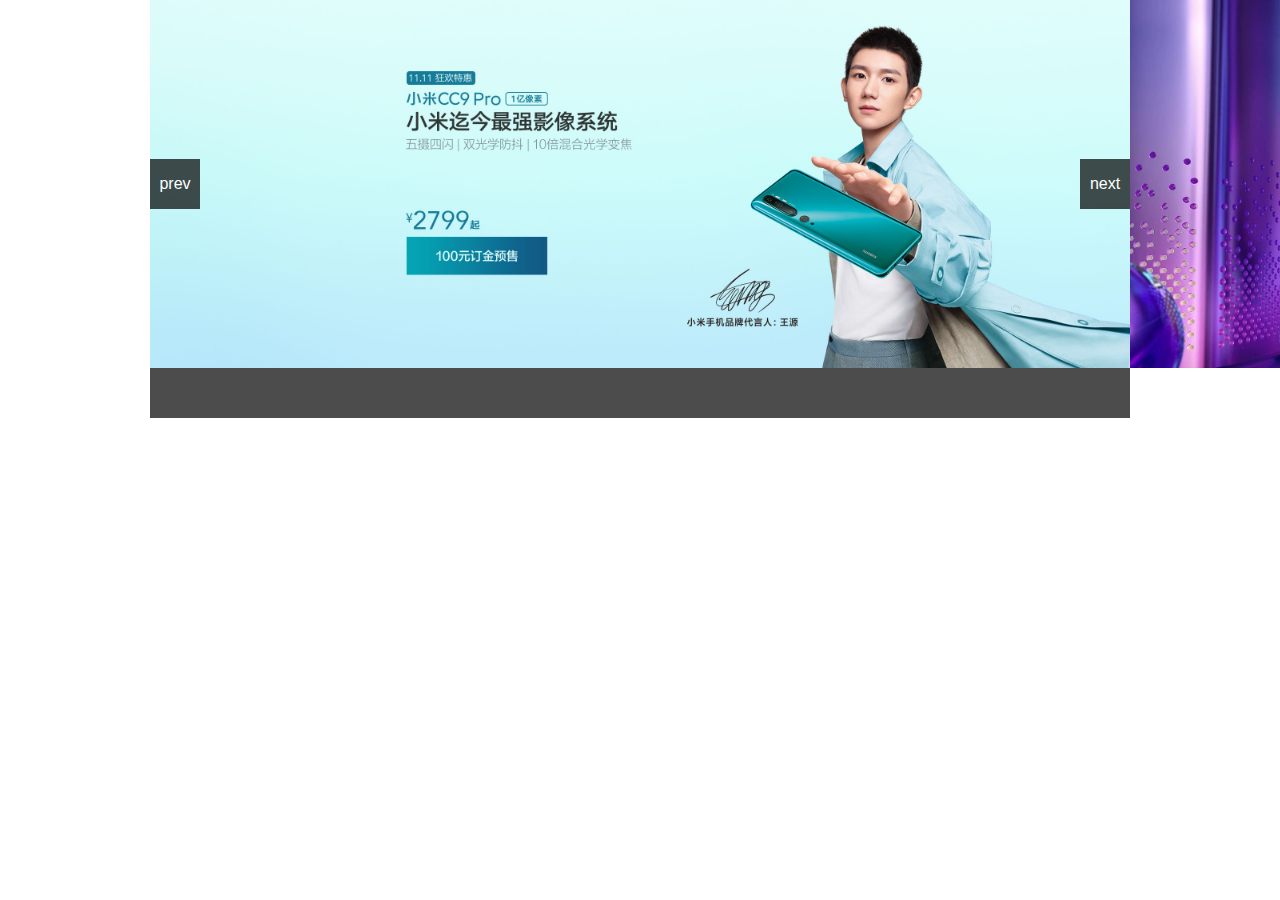
<file: mi/index.html>
<!DOCTYPE html>
<html lang="en">

<head>
    <meta charset="UTF-8">
    <meta name="viewport" content="width=device-width, initial-scale=1.0">
    <meta http-equiv="X-UA-Compatible" content="ie=edge">
    <title>Document</title>
    <link rel="stylesheet" href="style.css">
    <script src="./carousel.js"></script>
</head>

<body>
    <div class="carousel">
        <div class="wrapper"></div>
        <div class="pagination"></div>
        <div class="button-prev">prev</div>
        <div class="button-next">next</div>
    </div>
    <script>
        const imgList = [{
                title: "他国本夫，不就主，在",
                bigImg: "./images/1.jpg",
                smallImg: "./images/1.jpg"
            },
            {
                title: "他国本夫，不就主，在",
                bigImg: "./images/2.webp",
                smallImg: "./images/2.webp"
            },
            {
                title: "他国本夫，不就主，在",
                bigImg: "./images/3.webp",
                smallImg: "./images/3.webp"
            },
            {
                title: "他国本夫，不就主，在",
                bigImg: "./images/4.webp",
                smallImg: "./images/4.webp"
            },
            {
                title: "他国本夫，不就主，在",
                bigImg: "./images/5.webp",
                smallImg: "./images/5.webp"
            }
        ];

        
        const c = new Carousel('.carousel',{
            imgList:imgList,
   
        });

        console.log(c)

    </script>
</body>

</html>
</file>
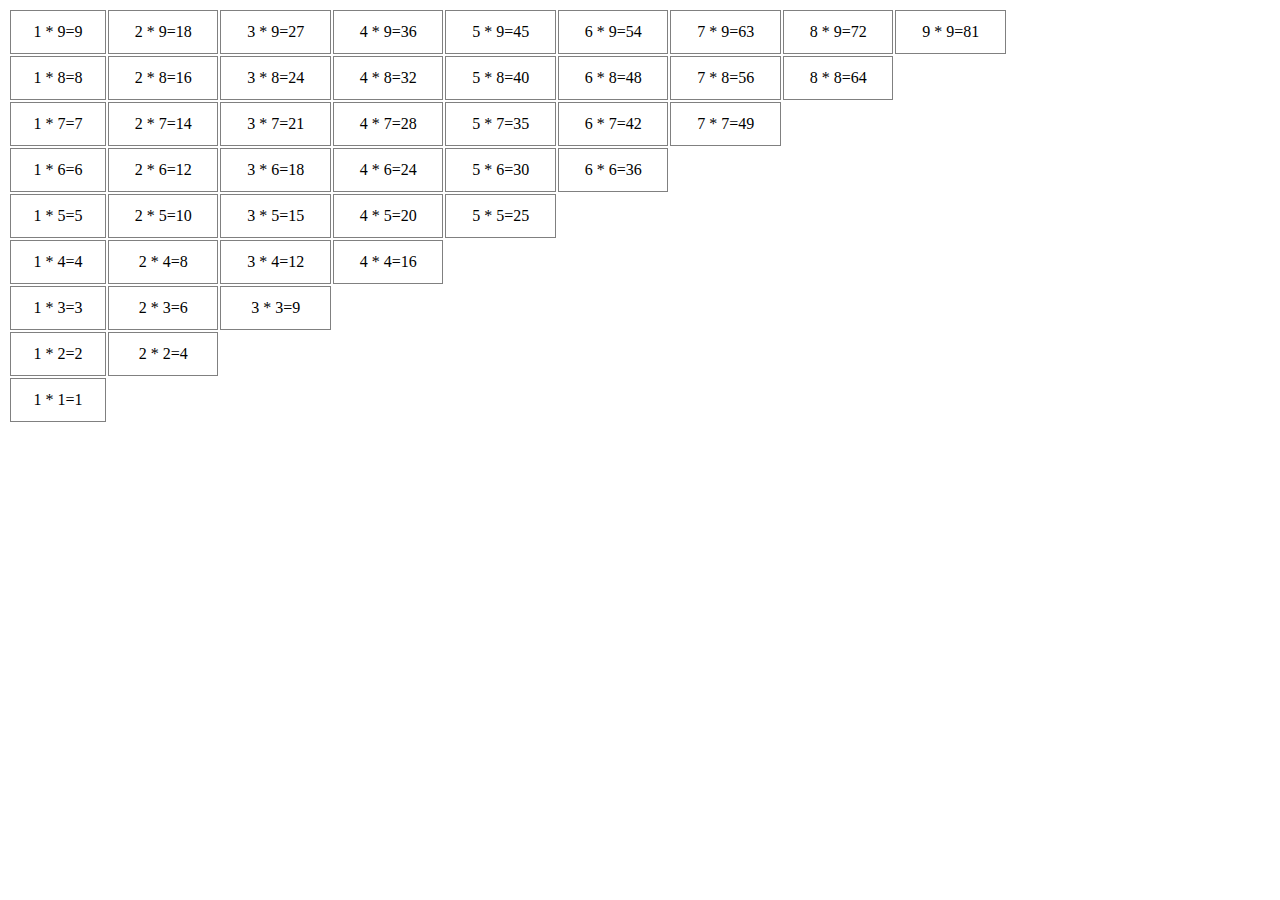
<file: chengfabiao.html>
<!DOCTYPE html>
<html lang="en">
<head>
    <meta charset="UTF-8">
    <meta name="viewport" content="width=device-width, initial-scale=1.0">
    <meta http-equiv="X-UA-Compatible" content="ie=edge">
    <title>Document</title>
    <style>
        table{
            width:1000px;
            padding: 0;
            text-align: center;
        }
        td{
            height: 40px;
            border: 1px solid gray;
        }
    </style>
</head>
<body>
    <script>

        document.write('<table>')
        
        for(var i=9; i>=1;i--){
        
            document.write('<tr>')
        
            for(var j=1;j<=i;j++){
            
            document.write('<td>'+j+' * '+i+ '='+i*j+'</td>')
        }
            document.write('</tr>')
        }
        document.write('</table>')
 </script>
</body>
</html>
</file>
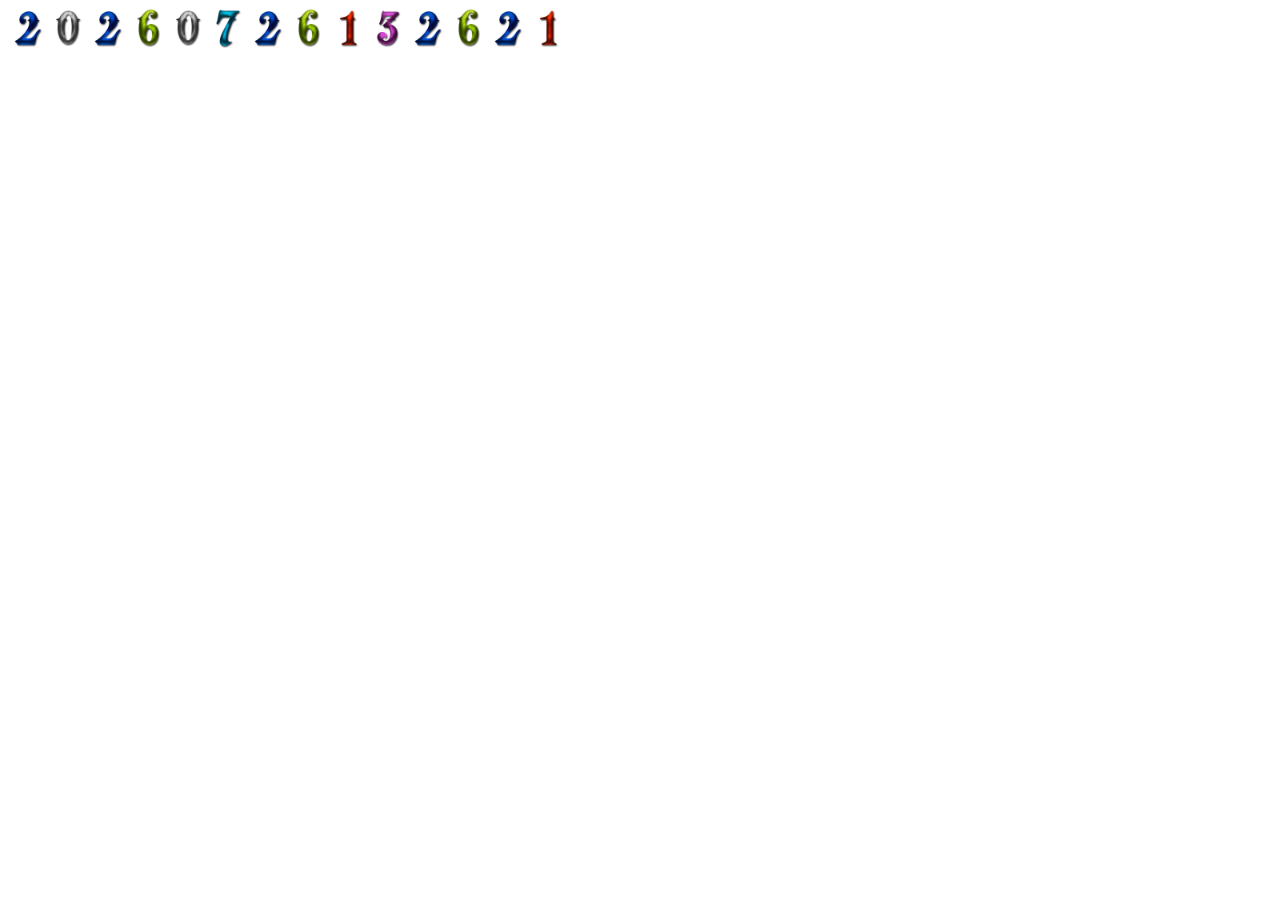
<file: day.html>
<!-- <!DOCTYPE html>
<html>
<head>
    <meta charset="UTF-8">
    <title>时钟</title>
    <style type="text/css">
        ul,
        li {
            list-style: none;
            margin: 0;
            padding: 0;
        }
        ul {
            position: absolute;
            left: 260px;
            top: 50%;
            margin-top: -18px;
        }
        ul:nth-of-type(2) {
            left: 426px;
        }
        li {
            width: 16px;
            height: 16px;
            border-radius: 50%;
            margin-bottom: 6px;
            background: url(http://cdn.attach.qdfuns.com/notes/pics/201701/05/202930mgugifcg7sqssd3z.png);
        }
        .box {
            background: url(http://cdn.attach.qdfuns.com/notes/pics/201701/05/203841jh2r8ehe3htb2h8h.jpg);
            width: 1024px;
            height: 701px;
            margin: 0 auto;
            position: relative;
        }
        .clock {
            width: 625px;
            height: 116px;
            background: url(http://cdn.attach.qdfuns.com/notes/pics/201701/05/204156a2xxddle694ep626.png);
            position: absolute;
            top: 50%;
            left: 50%;
            margin-top: -58px;
            margin-left: -312px;
        }
        .clockIco {
            margin-top: 26px;
            margin-left: 26px;
            float: left;
        }
        .numClock {
            margin-left: 30px;
            margin-top: 18px;
            overflow: hidden;
            float: right;
        }
        .numClock div {
            margin-right: 40px;
            float: left;
        }
        .numClock span {
            width: 60px;
            height: 76px;
            display: inline-block;
            background: black;
            border: 1px solid white;
            font: bolder 40px/76px 黑体;
            color: white;
            text-align: center;
        }
        .hidden {
            display: none;
        }
    </style>
</head>
<body>
    <div class="box">
        <div class="clock">
            <div class="numClock">
                <div class="hour">
                    <span>1</span>
                    <span>1</span>
                </div>
                <ul>
                    <li></li>
                    <li></li>
                </ul>
                <div class="minute">
                    <span>1</span>
                    <span>1</span>
                </div>
                <ul>
                    <li></li>
                    <li></li>
                </ul>
                <div class="second">
                    <span>1</span>
                    <span class="miao">1</span>
                </div>
            </div>
        </div>
    </div>
    <script type="text/javascript">
        var ulS = document.querySelectorAll('ul');
        var hourS = document.querySelector(".numClock").querySelectorAll("span")[0];
        var hourG = document.querySelector(".numClock").querySelectorAll("span")[1];
        var minuteS = document.querySelector(".numClock").querySelectorAll("span")[2];
        var minuteG = document.querySelector(".numClock").querySelectorAll("span")[3];
        var secondS = document.querySelector(".numClock").querySelectorAll("span")[4];
        var secondG = document.querySelector(".numClock").querySelectorAll("span")[5];
        clock();
        //开启定时器
        setInterval(clock, 1000);
        function clock() {
            var date = new Date();
            //////////////////////////获取小时//////////////////////////////////
            var hour = date.getHours();
            //获取小时的十位数
            //hour/10
            hourS.innerHTML = parseInt(hour / 10);
            //获取小时的个位数
            //hour%10
            hourG.innerHTML = parseInt(hour % 10);
            //////////////////////////获取分钟//////////////////////////////////
            var minute = date.getMinutes();
            //console.log(minute);
            //获取分钟的十位数
            //minute/10
            minuteS.innerHTML = parseInt(minute / 10);
            //获取分钟的个位数
            //minute%10
            minuteG.innerHTML = parseInt(minute % 10);
            //////////////////////////获取秒//////////////////////////////////
            var second = date.getSeconds();
            console.log(second);
            //获取秒的十位数
            //second/10
            secondS.innerHTML = parseInt(second / 10);
            //获取秒的个位数
            //second%10
            secondG.innerHTML = parseInt(second % 10);
        }
        var onOff = true;
        setInterval(function () {
            if (onOff) {
                secondG.className = "dong";
                ulS[0].className = 'hidden'
                ulS[1].className = 'hidden'
                onOff = false;
            } else {
                secondG.className = "";
                ulS[0].className = ''
                ulS[1].className = ''
                onOff = true;
            }
        }, 1000)
    </script>
</body>
</html> -->
















<!-- 
<!DOCTYPE html>
<html lang="en">
<head>
    <meta charset="UTF-8">
    <meta name="viewport" content="width=device-width, initial-scale=1.0">
    <meta http-equiv="X-UA-Compatible" content="ie=edge">
    <title>Document</title>
    <style>
        img{
            width: 25px;
        }
        #txt{
            display: inline;
            font-size: 22px;
            vertical-align: top;
        }
    </style>
</head>
<body>
    <div class="">
        <img src="images/0.png" alt="">
        <img src="images/0.png" alt="">
        <img src="images/0.png" alt="">
        <img src="images/0.png" alt="">
        <div id="txt">年</div>
        <img src="images/0.png" alt="">
        <img src="images/0.png" alt="">
        <div id="txt">月</div>
        <img src="images/0.png" alt="">
        <img src="images/0.png" alt="">
        <div id="txt">日</div>
        <img src="images/0.png" alt="">
        <img src="images/0.png" alt="">
        <div id="txt">:</div>
        <img src="images/0.png" alt="">
        <img src="images/0.png" alt="">
        <div id="txt">:</div>
        <img src="images/0.png" alt="">
        <img src="images/0.png" alt="">

    </div>


    <script>
        var photo = document.getElementsByTagName('img');
        function zero(n){
           return n<10?'0'+n:n;
       }


        function runTime(){
            var oDate = new Date();
            // 获取一个四位的年月份
            var getYear = oDate.getFullYear(),
                getMonth = oDate.getMonth() + 1,
                getDate = oDate.getDate(),
                getHours = oDate.getHours(),
                getMinutes = oDate.getMinutes(),
                getSeconds = oDate.getSeconds();

                var txtImg = String(getYear) + getMonth + getDate + getHours + getMinutes + getSeconds;
                for(var i = 0; i < txtImg.length; i++) {
                    photo[i].src = "images/" + txtImg.charAt(i) + '.png'
                }
        }
        setInterval(runTime ,1000);
        runTime();
    </script>
</body>
</html> -->









<!DOCTYPE html>
<html lang="en">
<head>
    <meta charset="UTF-8">
    <meta name="viewport" content="width=device-width, initial-scale=1.0">
    <meta http-equiv="X-UA-Compatible" content="ie=edge">
    <title>Document</title>
    <style>
        time{
            padding: 0 3px;
        }
        .txt{
            padding: 0 15px;
        }
        img{
            width: 40px;
        }
    </style>
</head>
<body>
    <div id="showTime"></div>
    <script>
        function two(n) {
            return n<10? '0' + n:n;
        }
        function runTime() {
            var nDate = new Date();
            var getYear = nDate.getFullYear(),
                getMonth = nDate.getMonth()+1,
                getDate = nDate.getDate(),
                getHours = nDate.getHours(),
                getMinutes = nDate.getMinutes(),
                getSeconds = nDate.getSeconds();

            // var showTime = document.getElementById('showTime');
            var runStrTime = '<time>'+getYear+'</time>'+
                             '<span>年</span>'+
                             '<time>'+two(getMonth)+'</time>'+
                             '<span>月</span>'+
                             '<time>'+two(getDate)+'</time>'+
                             '<span>日</span>'+
                             '<span class="txt"></span>'+
                             '<time>'+two(getHours)+'</time>'+
                              '<span>:</span>'+
                             '<time>'+two(getMinutes)+'</time>'+
                             '<span>:</span>'+
                             '<time>'+two(getSeconds)+'</time>'

                             console.log(runStrTime);
            var verify = /[^0-9]/ig;
            var echoTime = runStrTime.replace(verify,"");
            var imgVerify = new RegExp(echoTime,'ig');
            var result = '';
            for(let index = 0; index<echoTime.length; index++) {
                var element = echoTime.replace(imgVerify,'<img src="images/'+ echoTime[index] + '.png">')
                result = result + element
            }
            return result;
        }
        var showTime = document.getElementById('showTime');
        setInterval(function() {
            showTime.innerHTML = runTime();
        },1000);
        showTime.innerHTML = runTime();
        // setInterval(runTime,1000);
        // runTime();
    </script>
</body>
</html>
</file>
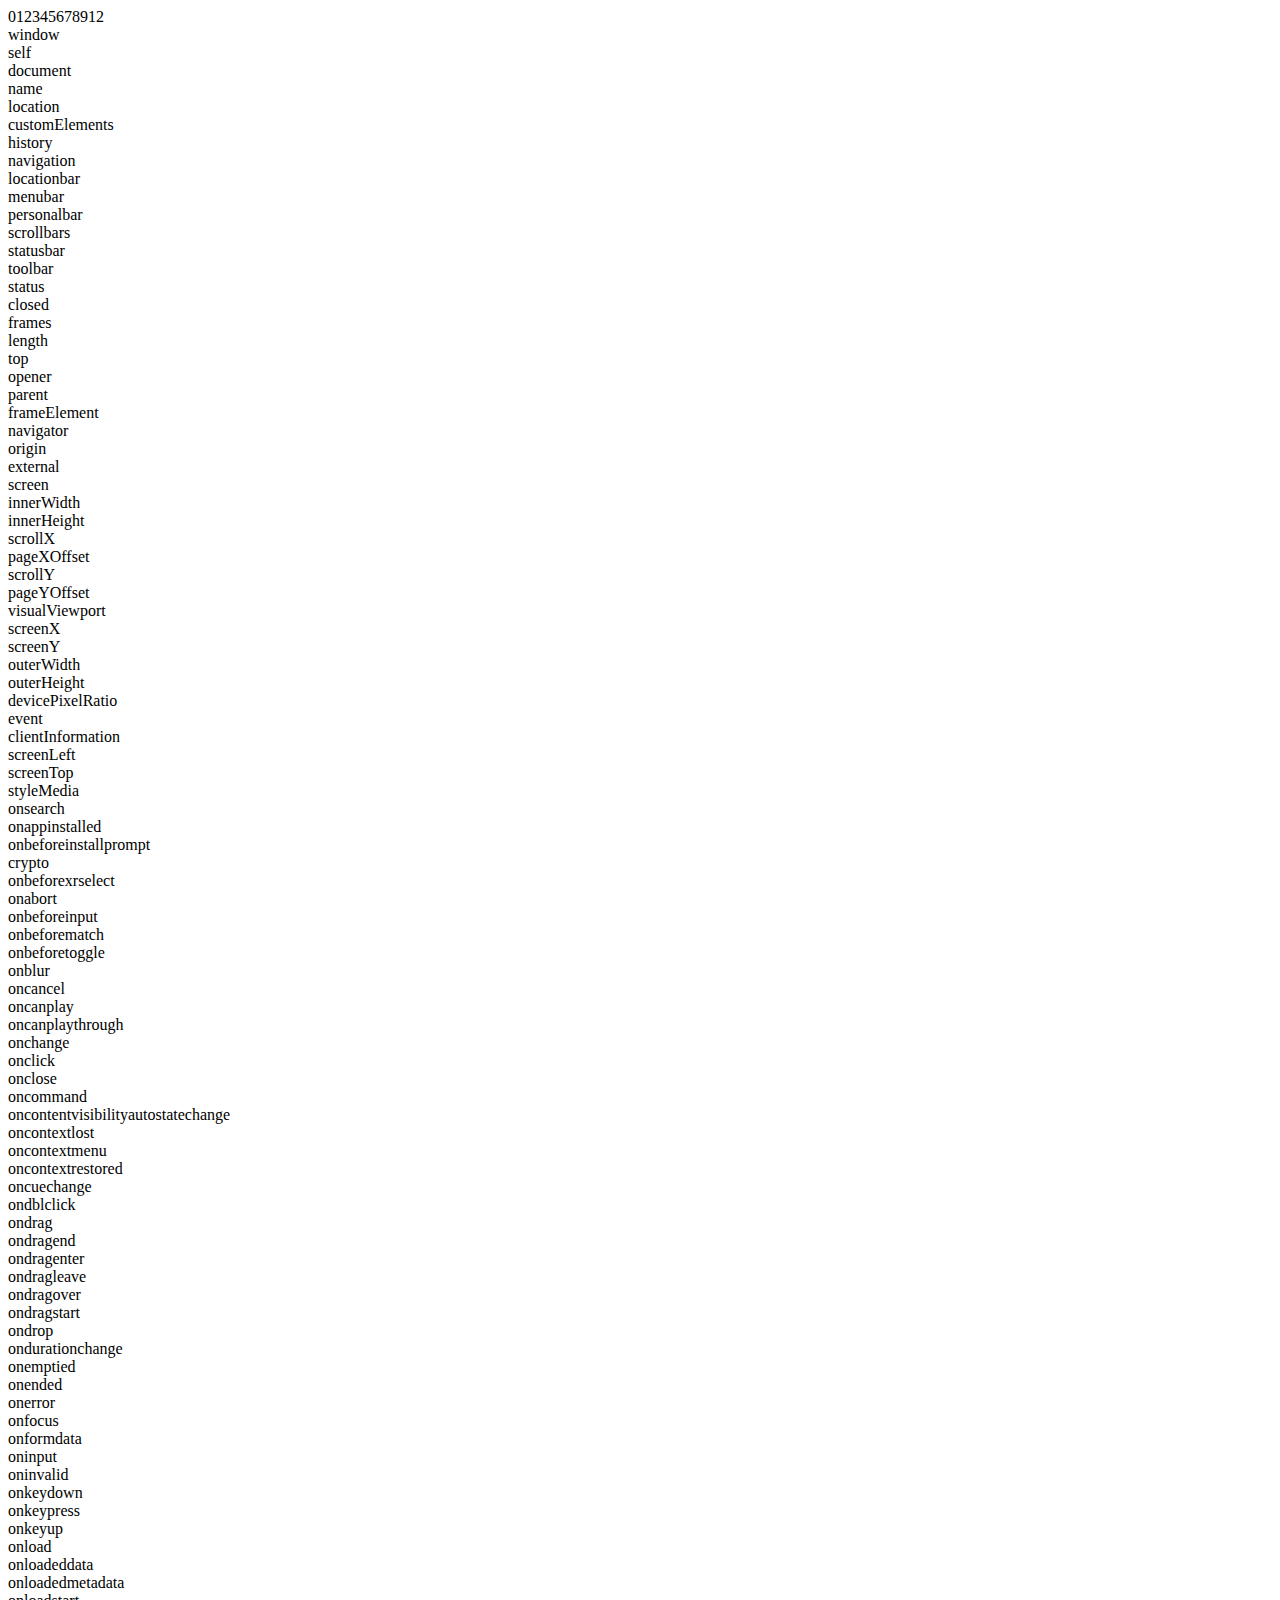
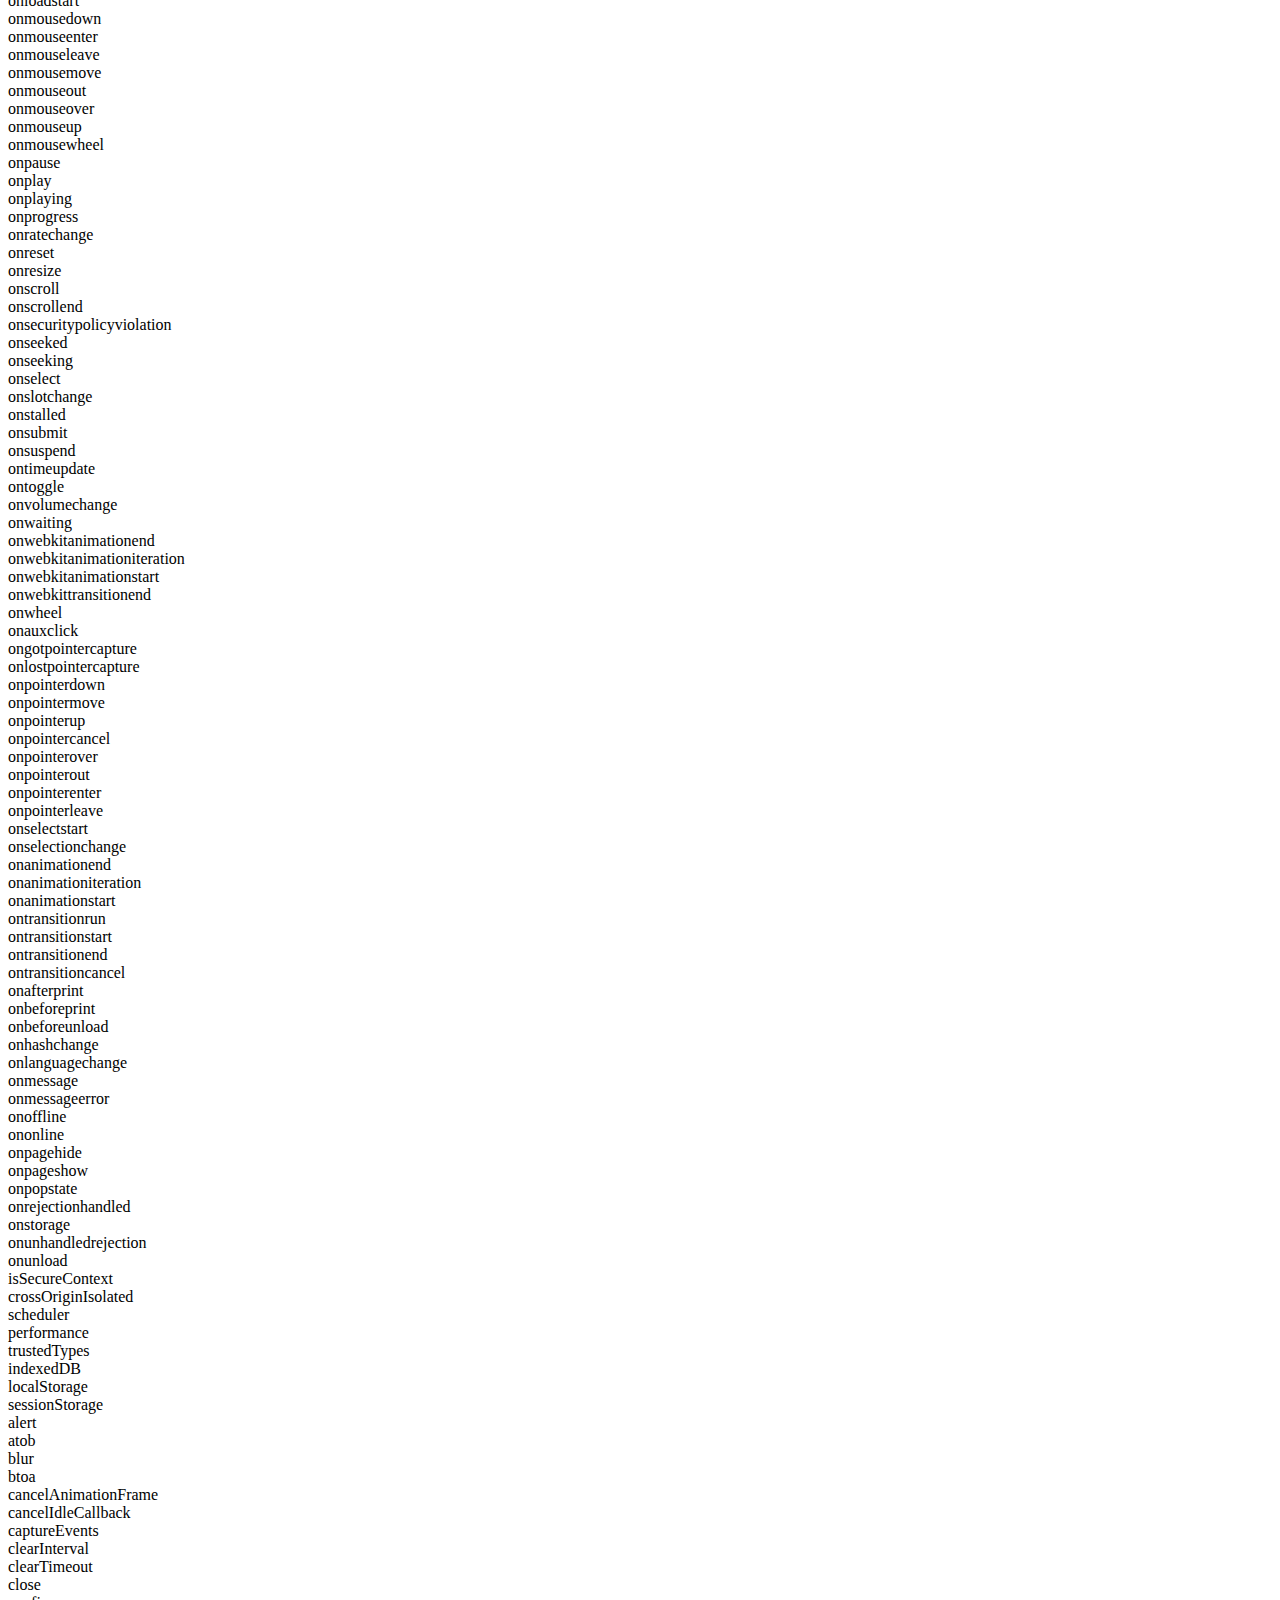
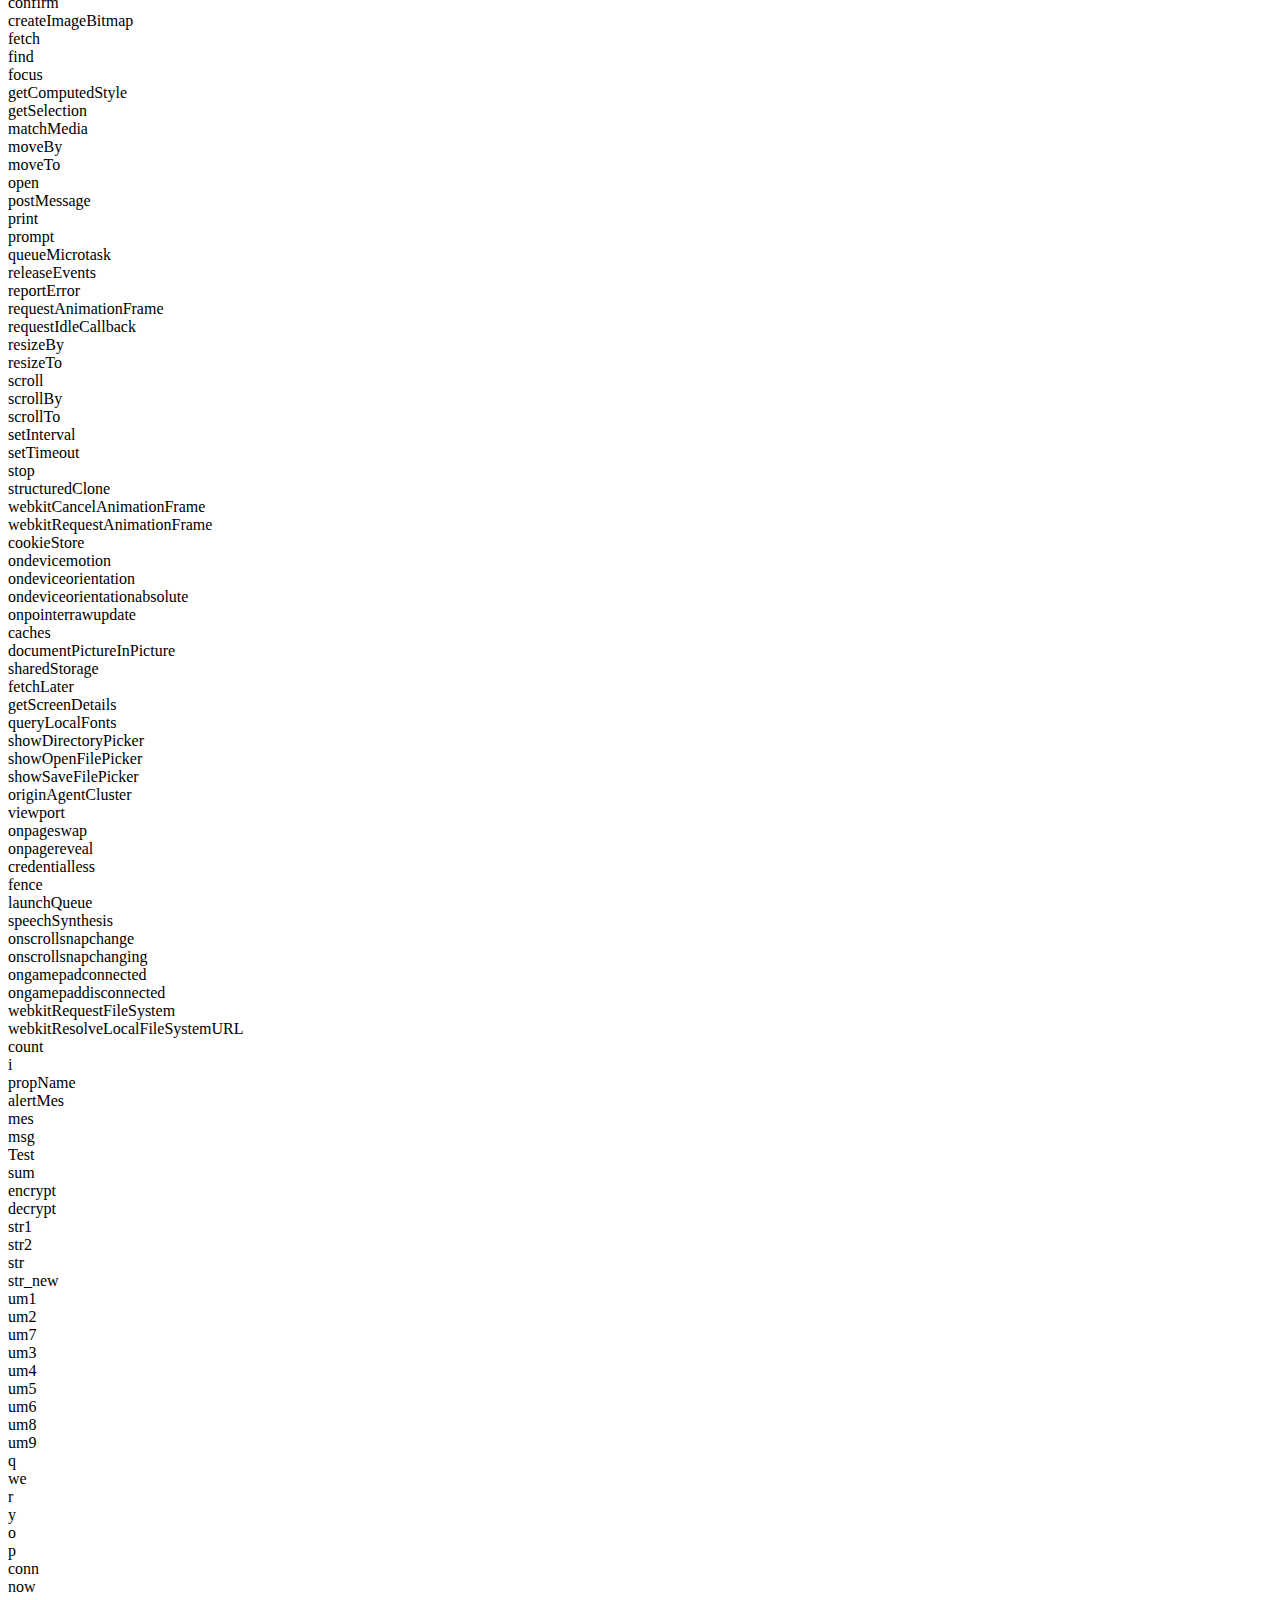
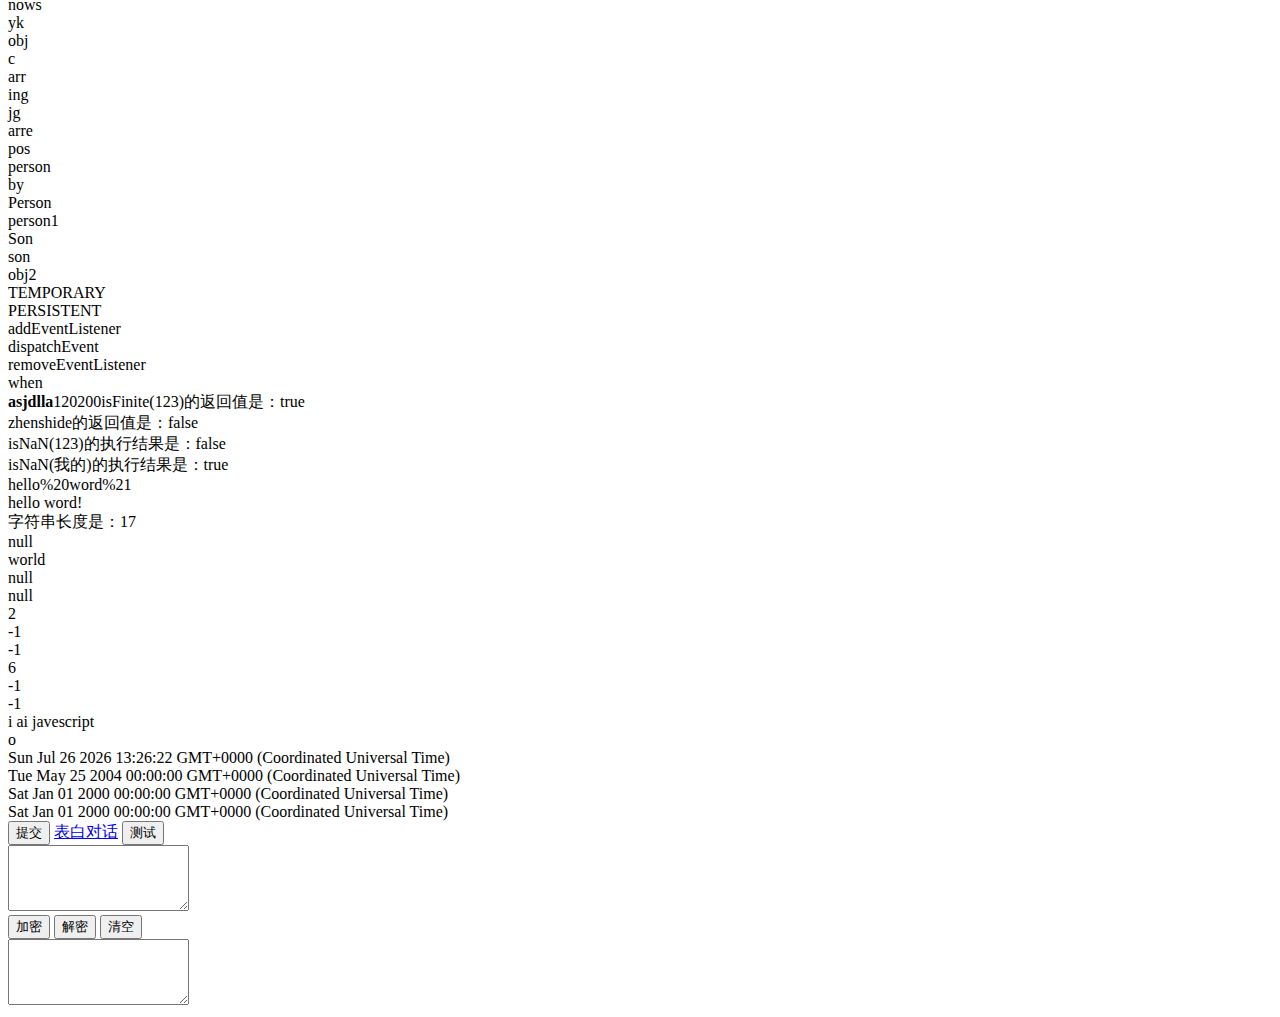
<file: if.html>
<!DOCTYPE html>
<html xmlns="http://www.w3.org/1999/xhtml">

<head>
    <title></title>
    <style>
        #txt-input,
        #txt-ouput {
            height: 60px;
        }
    </style>
    <script type="text/javascript">
        // var score=90;
        // if (score<60)
        // {
        //     alert("zhenshi")
        // }
        // else
        // {
        //     document.write("<strong style='color: red'>zhendema</strong>")
        // }

        // var d = new Date();
        // var time = d.getHours();
        // if(time<12)
        // {
        //     document.write("早上好");
        // }
        // else if(time>12 && time<18)
        // {
        //     document.write("中午好");
        // }
        // else
        // {
        //     document.write("晚上好");
        // }

        // var now = new Date();
        // var day = now.getDay();
        // var week;
        // switch(day)
        // {
        //     case 1:
        //         week = "星期一"; break;
        //     case 2:
        //         week = "星期二"; break;
        //     case 3:
        //         week = "星期三"; break;
        //     case 4:
        //         week = "星期四"; break;
        //     case 5:
        //         week = "星期五"; break;
        //     case 6:
        //         week = "星期六"; break;
        //     default:
        //         week = "星期日"; 
        // }
        // document.write("今天是" + week);

        // var n = 1;
        // var sum = 0;
        // while (n<=100)
        // {
        //     sum+=n;
        //     n++;
        // }
        // document.write(sum);


        // var n = 1;
        // var sum = 0;
        // do
        // {
        //     sum+=n;
        //     n++;
        // }
        // while(n<=100);
        // document.write(sum);


        // for(var i = 0; i<=5; i++)
        // {
        //     document.write(i)
        // }

        // var ai = 5;
        // var i = 0;
        // while(i<=ai){
        //     document.write(i);
        //     i++
        // }


        // console.log(0.1.toString(2))


        // var ao ="";
        // var num = parseInt("156",16)
        // console.log(num)


        var count = 10;
        for (var i = 0; i < count; i++) {
            document.write(i);
        }
        document.write(i + 2 + "<br/>");


        for (var propName in window) {
            document.write(propName + "<br/>");
        }
        // var i = 3;
        // while (i != 4) 
        // {
        //     document.write(i + "<br/>");
        //     i++;
        // }

        // var n=5;
        // var sum=0;
        // for(var i=0; i<100; i++)
        // {
        //     if(i==(n+1))break;
        //     sum+=i;
        // }
        // document.write(sum);


        // var str = "i love javascript";
        // for(var i=0; i<str.length; i++)
        // {
        //     if(str.charAt(i)>="o")
        //     {
        //         continue;
        //     }
        //     document.write(str.charAt(i));
        // }


        // var sum=0;
        // for(var i=1; i<100; i+=2)
        // {
        //     sum+=i;
        // }
        // document.write(sum);

        // document.write("水仙花数有：");
        // for(i=100; i<1000; i++)
        // {
        //     var a=i%10;
        //     var b=(i/10)%10;
        //     b=parseInt(b);
        //     var c=i/100;
        //     c=parseInt(c);
        //     if(i==(a*a*a+b*b*b+c*c*c))
        //     {
        //         document.write(i+",");
        //     }
        // }

        // var str = "how are you doing";
        // var result = "";
        // for(var i=0; i<str.length; i++)
        // {
        //     if(str.charAt(i)<"s")
        //     {
        //         result+=str.charAt(i)+",";
        //     }
        // }
        // document.write(result);

        // function sum(n)
        // {
        //     var m=0;
        //     for(var i=1; i<n; i+=2)
        //     {
        //         m+=i;
        //     }
        //     document.write(n+"以内的奇数和为"+m+"<br/>")
        // }
        // sum(50);


        // var myFunction=function()
        // {
        //     document.write("zheshiwode");   
        // }
        // myFunction();

        // function sum(a,b)
        // {
        //     var m=a+b;
        //     return m;
        // }
        // var a=sum(2,3);
        // document.write(a);

        // function alertSum()
        // {
        //     var sum=0;
        //     for(i=0; i<=10; i++)
        //     {
        //         sum+=i;
        //     }
        // alert(sum);
        // }
        // alertSum();


        // function isLeapYear(year)
        // {
        //     if((year%4==0)&&(year%100!=0)||(year%400==0))
        //     {
        //         return year+"年是闰年";
        //     }
        //     else
        //     {
        //         return year+"年不是闰年";
        //     }
        // }
        // document.write(isLeapYear(2020));

        function alertMes() {
            alert("zhelishihaode");
            // document.write("zhshi")
        }


        function mes() {
            alert("她：我爱heidji。\n我：oh~~my,= =?!");
        }


        // function fun(a)
        // {
        //     function multi(x)
        //     {
        //         return x*x;
        //     }
        //     var m=1;
        //     for(i=1; i<=multi(a);i++)
        //     {
        //         m=m*i;
        //     }
        //     return m;
        // }
        // var sum = fun(2)+fun(3);
        // document.write(sum);


        var msg = "\n函数的递归调用：\n\n";
        function Test() {
            var result;
            msg += "调用语句: \n";
            msg += "  result=sum(20); \n";
            msg += "调用步骤: \n";
            result = sum(20);
            msg += "计算结果: \n";
            msg += "  result=" + result + " \n";
            alert(msg);
        }
        function sum(m) {
            if (m == 0) {
                return 0;
            }
            else {
                msg += "   result=" + m + "+sum(" + (m - 2) + ");\n";
                result = m + sum(m - 2);
            }
            return result;
        }



        eval("document.write('<strong>asjdlla</strong>')");
        eval("a=10;b=12;document.write(a*b)");
        eval("x=10;y=20;document.write(x*y)");


        document.write("isFinite(123)的返回值是：");
        document.write(isFinite(123) + "<br/>");
        document.write("zhenshide的返回值是：");
        document.write(isFinite("zhenshide") + "<br/>");


        document.write("isNaN(123)的执行结果是：");
        document.write(isNaN(123) + "<br/>");
        document.write("isNaN(我的)的执行结果是：");
        document.write(isNaN('我的') + "<br/>");


        document.write(escape("hello word!") + "<br/>");
        document.write(unescape("hello%20word%21") + "<br/>");


        //定义加密函数
        function encrypt() {
            var str = document.getElementById("txt-input").value;
            //将输入框的值加密，并赋给输出框
            document.getElementById("txt-ouput").value = escape(str);

        }
        //定义解密函数
        function decrypt() {
            //获取输入框的值
            var str = document.getElementById("txt-input").value;
            //将输入框的值加密，并赋给输出框
            document.getElementById("txt-ouput").value = unescape(str);
        }



        var str1 = "i love javascript"
        document.write("字符串长度是：" + str1.length + "<br/>");

        var str2 = "hello world";
        document.write(str2.match("World") + "<br/>");
        document.write(str2.match("world") + "<br/>");
        document.write(str2.match("Wrorld") + "<br/>");
        document.write(str2.match("Woreld") + "<br/>");

        var str1 = "i love javascript"
        document.write(str1.search("love") + "<br/>");
        document.write(str1.search("html") + "<br/>");


        var str = "Hello World!";
        document.write(str.indexOf("world") + "<br/>");
        document.write(str.indexOf("World") + "<br/>");
        document.write(str.indexOf("worlld") + "<br/>");
        document.write(str.indexOf("world!") + "<br/>");

        var str = "i love javescript";
        var str_new = str.replace("love", "ai");
        document.write(str_new + "<br/>");
        document.write(str.charAt(3) + "<br/>");



        var um1 = 2;
        var um2 = 20;
        var um7 = um1 + um2;
        var um3 = --um1 + um2;
        var um4 = um1 + um2;
        var um5 = um1++ + um2;
        var um6 = um1 + um2;
        var um8 = true;
        var um9 = "12";
        console.log(um9++);
        console.log(--um8)
        console.log(um3);
        console.log(um4);
        console.log(um5);
        console.log(um6);
        console.log(um7);


        var q = we * 12;
        console.log(q);


        var we = 66 / 11;
        console.log(we);

        var r = 2 / 0;
        console.log(r);

        var y = 26 % 5;
        console.log(y);
        var i = 5 % Infinity;
        console.log(i);


        var o = +12 + -12;
        console.log(o);


        var p = "er" > "yu";
        console.log(p);

        var conn = 10;
        for (i = 0; i < conn; i++) {
            console.log(i)
        }


        var now = new Date();
        document.write(now + "</br>");


        var nows = new Date(Date.parse("May 25, 2004"));
        document.write(nows + "</br>");


        var yk = new Date(Date.UTC(2000, 0))
        document.write(yk + "</br>");


        var yk = new Date(2000, 0);
        document.write(yk + "</br>");



        var obj = {
            "name": "小杰",
            "age": 23,
            "gender": "男",
            hobby: {
                "frist": "singing",
                "second": "dancing"
            }
        }
        // obj.name = "小明";
        // console.log("姓名是：" + obj.name)

        for (var c in obj) {
            if (c == "name") {
                console.log('名字是：' + obj[c]);
            }
        }



        var arr = [
            {
                "name": "小杰",
                "age": 23,
                "gender": "男",
            },
            {
                "frist": "singing",
                "second": "dancing"
            }
        ]
        arr[1].name = "小红";
        console.log(arr[1].name);
        // delete arr[0];
        // console.log(arr[0].name);



        var ing = '{"name": "helicopter", "age":23, "gender": "男"}';
        var jg = JSON.parse(ing);
        console.log(jg);
        console.log("姓名是：" + jg.name);


        var str = "12345637463555344";
        var arre = [];
        var pos = str.indexOf(5);
        while (pos > -1) {
            arre.push(pos);
            pos = str.indexOf(5, pos + 1)
        }
        console.log(arre);



        var person = {
            name: "mack",
            age: 23
        }
        console.log(Object.getOwnPropertyDescriptor(person, "name"));
        //Object.getOwnPropertyDescripto()方法可以获取指定属性的描述，也就是属性值
        Object.defineProperty(person, "age", {
            // writable: true,
            writable: false,   //设置age的值是只读的，是不能被修改的
            value: 45
        })
        person.age = 55;
        console.log(Object.getOwnPropertyDescriptor(person, "age"));
        person.call = 2345;
        console.log(Object.getOwnPropertyDescriptor(person, "call"));


        var str = "你hao";
        function by(str) {
            var co = str.length;
            for (var i = 0; i < str.length; i++) {

                if (str.charCodeAt(i) > 255) {
                    co++
                }
                return co;
            }
        }

        Person.prototype.LastName = "Wang";
        function Person(name, age, sex) {
            // this.LastName = "ji";
            this.name = name;
            this.age = age;
            this.sex = sex;
        }
        var person = new Person("xiaoming", 30, "mal");
        var person1 = new Person();



        // function time(a,b,c) {
        //   var tb = new Object;
        //     tb.a = a;
        //     tb.b = b;
        //     tb.c = c;
        //     return a*b*c;
        // }
        // var m = time(1,2,3);
        // console.log(m);

        // var t = function() {

        //     return {
        //       run : function() {
        //             var sum = 1;
        //             if(arguments.length>0) {
        //                 for(var j = 1; j<arguments.length; j++) {
        //                     sum = sum*arguments[j];
        //                 }
        //             }
        //             return sum
        //         }
        //     }
        // }
        // var sum = t();
        // console.log(sum.run(1,2,3));


        // function m() {
        //     var sum = 0;
        //     for(var i = 0; i<arguments.length; i++) {
        //         sum += arguments[i];
        //     }
        //     return sum;
        // }
        // console.log(m(1,2,3,4,5));


        // function box8() {
        //     var obj = new Object();
        //     obj.run = function() {
        //         var sum = 0;
        //         for(var i = 0; i<arguments.length; i++) {
        //             var value = arguments[i]
        //             sum = sum + value;
        //         }
        //         return sum
        //     }
        //     return obj
        // }
        // var args = box8();
        // console.log(args.run(1,2,3));




        function Son() {
            this.run = function () {
                var sum = 0;
                for (var i = 0; i < arguments.length; i++) {
                    sum += arguments[i]
                }
                return sum;
            }
        }
        var son = new Son();
        console.log(son.run(1,2,3,4,5));


        var obj = {name : "a"};
        var obj2 = obj;
        obj =  {name : "b"};
        alert(obj2.name);

        var obj = {name:"a"};
        var obj2 = obj;
        obj.name = "b";
        alert(obj2.name)
    </script>
</head>

<body>
    <input type="button" value="提交" onclick="alertMes()">
    <a href="javascript:mes()">表白对话</a>
    <input type="button" value="测试" onclick="Test()" />
    <form>
        <textarea id="txt-input" cols="20"></textarea><br>
        <input id="btn-encrypt" type="button" value="加密" onclick="encrypt()" />
        <input id="btn-decrypt" type="button" value="解密" onclick="decrypt()" />
        <input id="Reset1" type="reset" value="清空" /><br />
        <textarea id="txt-ouput" cols="20"></textarea>
    </form>
</body>

</html>
</file>
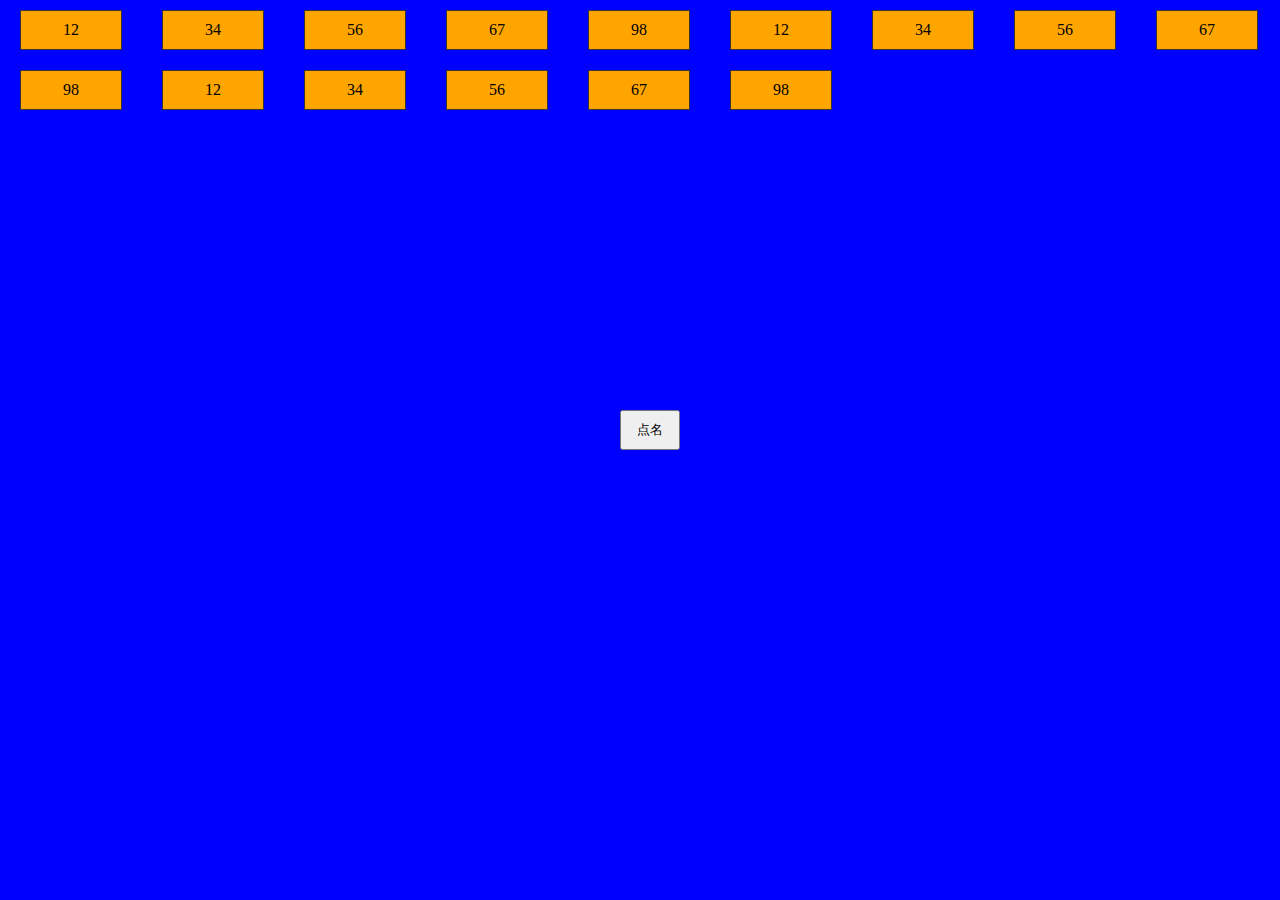
<file: suiji.html>
<!-- <!DOCTYPE html>
<html lang="en">

<head>
    <meta charset="UTF-8">
    <meta name="viewport" content="width=device-width, initial-scale=1.0">
    <meta http-equiv="X-UA-Compatible" content="ie=edge">
    <title>Document</title>
</head>
    <style>
        #box{
            width: 100px;
            height: 100px;
            background: #fff;
            margin-top: 10px;
        }
    </style>
<body>
    <button id="btn" onclick="se">换色</button>
    <div id="box"></div>
    <script type="text/javascript">
        function sel(lower, uper) {
            var cho = uper - lower + 1;
            return Math.floor(Math.random() * cho + lower);
        }
        var colors = ["red", "green", "blue", "yellow", "black", "brown"]
        var color = colors[sel(0, colors.length - 1)]
        // document.write(color);
 box.style.background = color;

        // var box = document.getElementById('box');
        // var btn = document.getElementById('btn');
        // btn.onclick = function se() {
               
        // }
    </script>
</body>

</html> -->


<!DOCTYPE html>
<html lang="en">
<head>
    <meta charset="UTF-8">
    <meta name="viewport" content="width=device-width, initial-scale=1.0">
    <meta http-equiv="X-UA-Compatible" content="ie=edge">
    <title>Document</title>
    <style>
        body{
            padding: 0;
            margin: 0;
        }
        #box{
            height: 100vh;
            overflow: hidden;
            position: relative;
            background: blue;
        }
        .name{
            width: 100px;
            display: block;
            padding: 10px 0;
            margin: 10px 20px;
            text-align: center;
            border: 1px solid #333;
            background: orange;
            float: left;
        }
        #btn{
            display: block;
            width: 60px;
            height: 40px;
            line-height: 40px;
            text-align: center;
            position: absolute;
            top: calc(50% - 40px);
            left: calc(50% - 20px)
        }
    </style>
</head>
<body>
    <div id="box">
        <input type="button" id="btn" value="点名">
    </div>
    <script type="text/javascript">
        var names = ["12","34","56","67","98","12","34","56","67","98","12","34","56","67","98"];
        var box = document.getElementById('box');
        for(var i = 0; i<names.length; i++) {
            // console.log(names[i])
            //createElement() 方法通过指定名称创建一个元素
            var childrenNode = document.createElement("span");
            // console.log(childrenNode)
            childrenNode.innerHTML = names[i];
            childrenNode.className = "name";
            //appendChild() 方法可向节点的子节点列表的末尾添加新的子节点。
            box.appendChild(childrenNode)//把元素添加到box的尾部
            // console.log(childrenNode);
        }
        var time = null;
        var randoms = 0;
        var spans = document.getElementsByClassName("name");
        var btn = document.getElementById('btn');
        btn.onclick = function() {
            if(this.value == "点名") {
                this.value = "停止";
               time = setInterval(function() {
                   for(var i = 0; i<spans.length; i++) {
                       spans[i].style.background = "";
                   }
                    randoms = parseInt(Math.random()  * names.length);
                    // console.log(randoms)
                    spans[randoms].style.background = "red"
                },20)
            } else {
                this.value = "点名"
                clearInterval(time);
            }
        }
    </script>
</body>
</html>
</file>
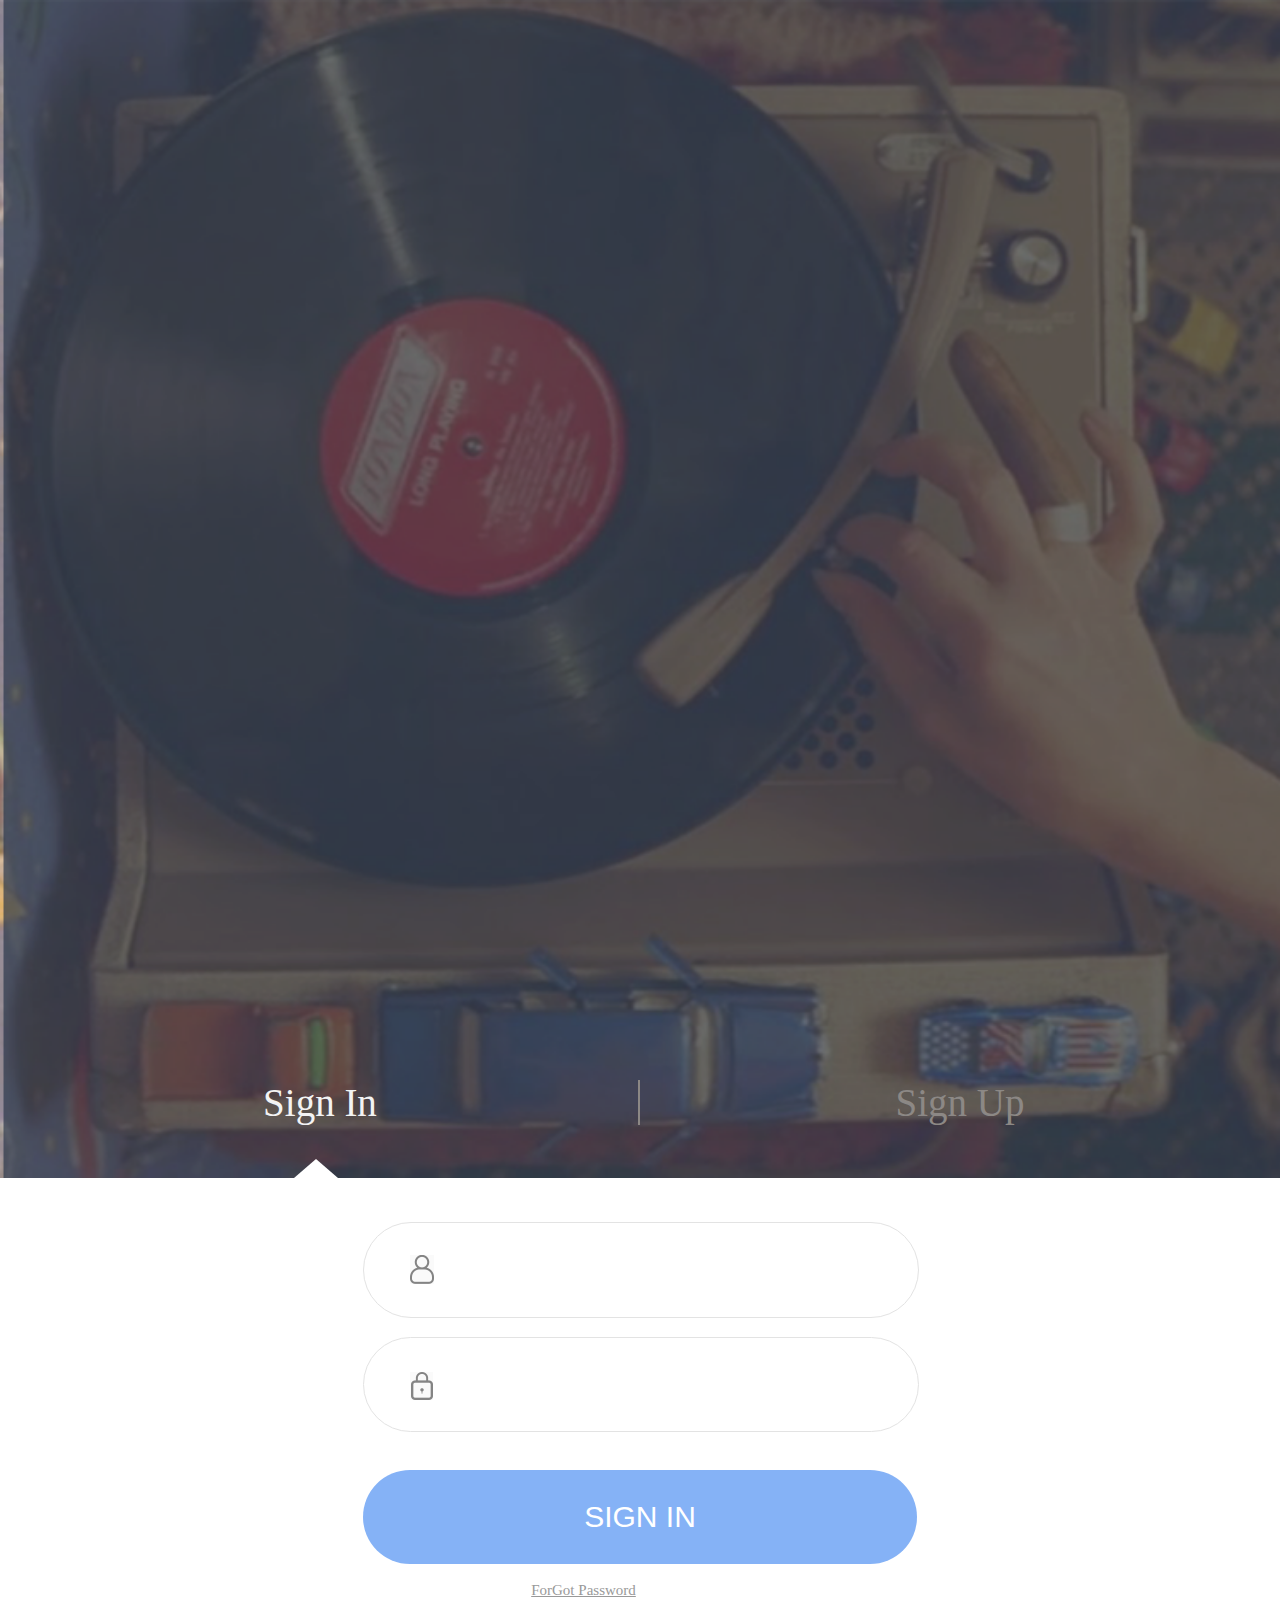
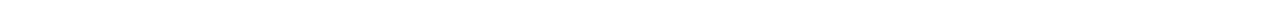
<file: APP/sign.html>
<!DOCTYPE html>
<html lang="en">
<head>
    <meta charset="UTF-8">
    <meta name="viewport" content="width=device-width, initial-scale=1.0">
    <meta http-equiv="X-UA-Compatible" content="ie=edge">
    <title>Document</title>
    <script src="rem.js"></script>
    <style>
        .user-all{
            width: 18.4375rem;
            margin: 1.25rem auto;
            position: relative;
        }
        .user,.password{
            display: block;
            width: 18.4375rem;
            height: 3.125rem;
            border-radius: 3.125rem;
            border: .0625rem solid #e3e3e3;
            outline: none;
            font-size: 1.6rem;
            text-indent: 3em;
            margin-top: .625rem;
        }
        .sign-in{
            width: 18.4375rem;
            height: 3.125rem;
            display: block;
            margin: 0 auto;
            border: none;
            border-radius: 3.125rem;
            background: #85b2f6;
            outline: none;
            font-size: 1rem;
            color: white;
        }
        .footer{
            display: block;
            width: 17%;
            height: .6875rem;
            font-size: .5rem;
            margin: .625rem auto;
            color: #999999;
        }
        .user-img{
            position: absolute;
            top: 1.09375rem;
            left: 1.5625rem;
        }
        .password-img{
            position: absolute;
            top: 5rem;
            left: 1.5625rem;
        }
        .sign2{
            display: none;
        }
        *{
            margin: 0;
            padding: 0;
        }
        .top{
            width: 100%;
            height: auto;
            position: relative;
        }
        .top img{
            width: 100%;
        }
        .left,.right{
            width: 50%;
            text-align: center;
            font-size: 1.3rem;
            position: absolute;
            bottom: 2rem;
            
        }
        .left{
            left: 0;
            color: #f3f3f3;
        }
        .right{
            right: 0;
            border-left: 2px solid #8c8885;
            color: #8c8885;
        }
        .san{
            width: 0;
            height: 0;
            border-left: .735rem solid transparent;
            border-right: .735rem solid transparent;
            border-bottom: .65rem solid #fff;
            position: absolute;
            bottom: 0.6%;
            left: 23%;
        }
    </style>
    <script type="text/javascript">
        window.onload = function() {
            var top = document.getElementById('top');
            var left = document.getElementById('left');
            var right =  document.getElementById('right');
            var san = document.getElementById('san');
            var sign1 = document.getElementById('sign1');
            var sign2 = document.getElementById('sign2');
            right.onclick = function() {
                sign1.style.display = "none";
                sign2.style.display = "block";
                right.style.color = "#fff";
                left.style.color = "#8c8885";
                san.style.left = '70%'
            }
            left.onclick = function() {
                sign1.style.display = "block";
                sign2.style.display = "none";
                right.style.color = "#8c8885";
                left.style.color = "#fff";
                san.style.left = '23%'
            }
            
        }
    </script>
</head>
<body>
    <header class="top" id="top">
            <img src="./images/banner.png" alt="">
            <p class="left" id="left">Sign In</p>
            <p class="right" id="right">Sign Up</p>
            <div class="san" id="san"></div>
    </header>
    <div class="sign1" id="sign1">
    <div class="user-all">
    <input type="text" class="user">
    <img src="./images/Sign-In_06.png" alt="" class="user-img">
    <input type="password" class="password">
    <img src="./images/Sign-In_09.png" alt="" class="password-img">
    </div>
    <button class="sign-in">SIGN IN</button>
    <a href="#" class="footer">ForGot Password</a>
    </div>
    <div class="sign2" id="sign2">
            <div class="user-all">
            <input type="text" class="user" placeholder="用户名/邮箱">
            <img src="./images/Sign-In_06.png" alt="" class="user-img">
            <input type="password" class="password" placeholder="密码">
            <img src="./images/Sign-In_09.png" alt="" class="password-img">
            </div>
            <button class="sign-in">SIGN IN</button>
            <a href="#" class="footer">ForGot Password</a>
            </div>      
</body>
</html>
</file>
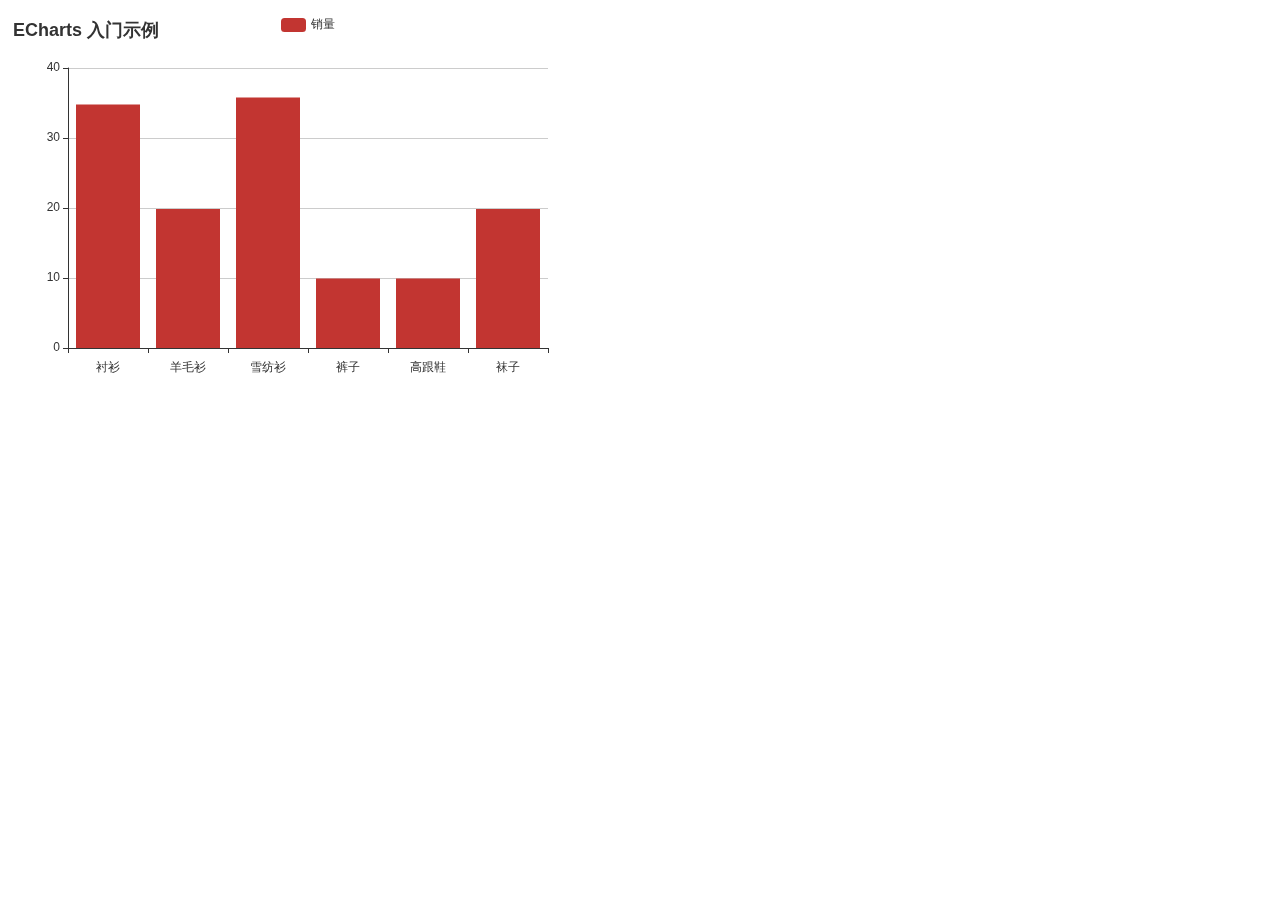
<file: ec/ec.html>
<!DOCTYPE html>
<html>

<head>
    <meta charset="utf-8">
    <title>ECharts</title>
    <!-- 引入 echarts.js -->
    <script src="./ECharts.js"></script>
</head>

<body>
    <!-- 为ECharts准备一个具备大小（宽高）的Dom -->
    <div id="main" style="width: 600px;height:400px;"></div>
    <script type="text/javascript">
        // 基于准备好的dom，初始化echarts实例
        var myChart = echarts.init(document.getElementById('main'));

        // 指定图表的配置项和数据
        var option = {
            title: {
                text: 'ECharts 入门示例'
            },
            tooltip: {},
            legend: {
                data: ['销量']
            },
            xAxis: {
                data: ["衬衫", "羊毛衫", "雪纺衫", "裤子", "高跟鞋", "袜子"]
            },
            yAxis: {},
            series: [{
                name: '销量',
                type: 'bar',
                data: [35, 20, 36, 10, 10, 20]
            }]
        };

        // 使用刚指定的配置项和数据显示图表。
        myChart.setOption(option);
    </script>
</body>

</html>
</file>
<file: mi/style.css>
*{
    margin: 0;
    padding:0;
}
body{
    font-size: 16px;
    font-family: 'Gill Sans', 'Gill Sans MT', Calibri, 'Trebuchet MS', sans-serif;
}
.carousel{
    width:980px;
    margin:0 auto;
    height: 418px;
    /* overflow: hidden; */
    position: relative;
}
.carousel .wrapper{
    display: flex;
    width:calc(980px * 5);
    flex-wrap: nowrap;
}
.carousel .slide{
    width:980px;
}
.carousel .slide img{
    width: 100%;
}

.carousel [class^='button']{
    position: absolute;
    top:calc(368px / 2 - 25px);
    height:50px;
    width:50px;
    text-align: center;
    line-height: 50px;
    background:rgba(0,0,0,0.7);
    color:#FFF;
    cursor: pointer;
}

.carousel .button-prev{
    left:0;
}

.carousel .button-next{
    right:0;
}

.carousel .pagination{
    background:rgba(0,0,0,0.7);
    position: absolute;
    bottom:0px;
    height:50px;
    width:100%;
    line-height: 50px;
    display: flex;
    justify-content: space-between;
    color:#fff;
}
.carousel .pagination span{
    display: inline-block;
    width:18%;
    color:#000;
    text-align: center;
    background-color: #fff;
}
.carousel .pagination span.active{
    background: crimson;
}
</file>
